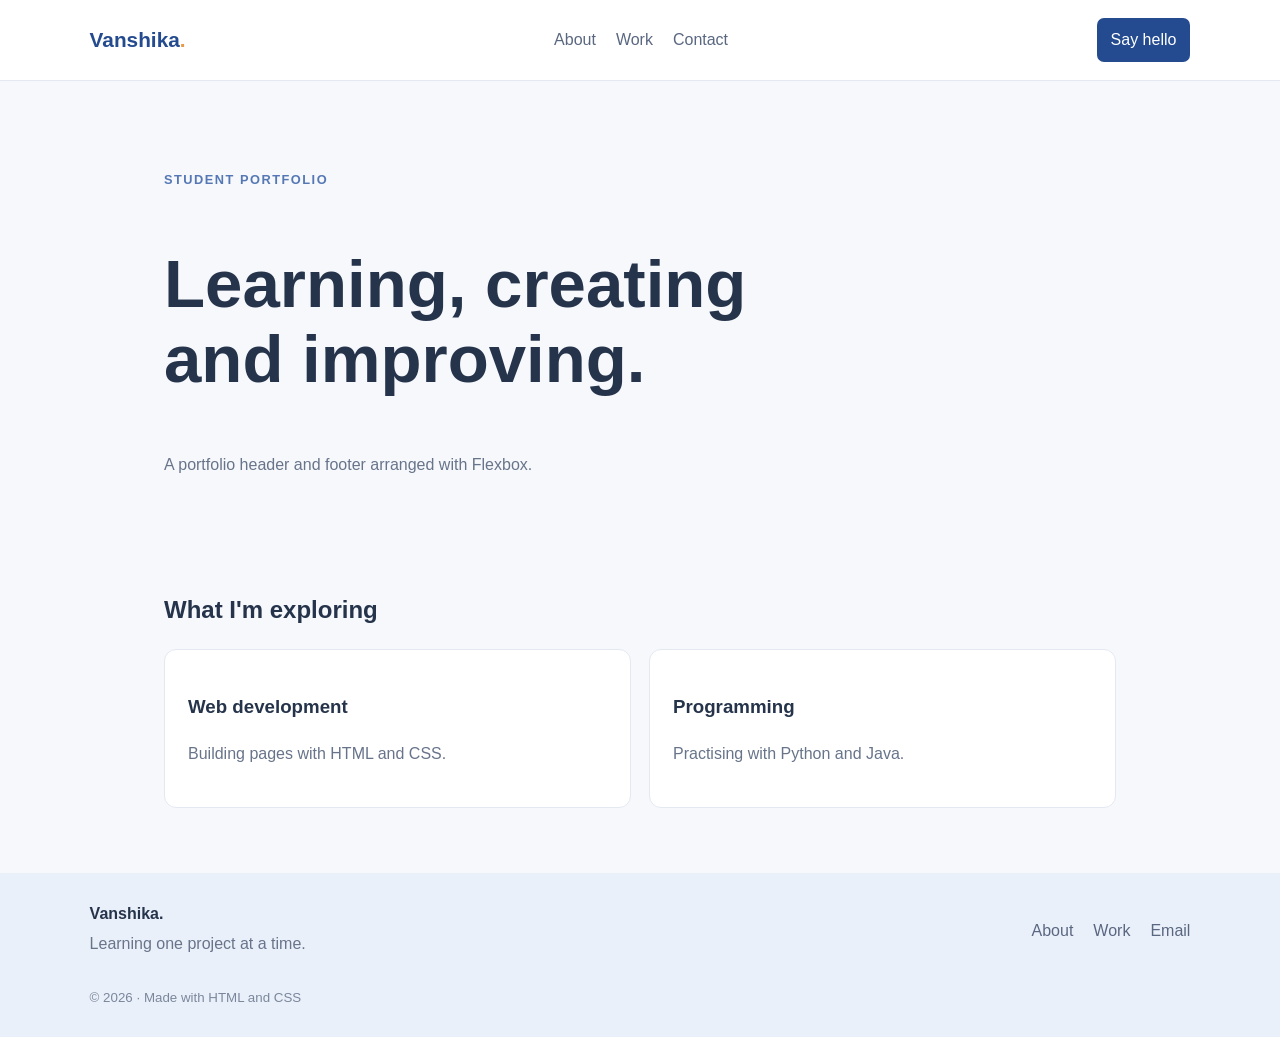
<file: P10/index.html>
<!DOCTYPE html>
<html>
<head>
  <title>Portfolio Layout</title>
  <link rel="stylesheet" href="style.css">
</head>
<body>
<header class="header"><a class="logo" href="#">Vanshika<span>.</span></a><nav><a href="#about">About</a><a href="#work">Work</a><a href="#contact">Contact</a></nav><a class="contact-button" href="mailto:hello@example.com">Say hello</a></header>
<main>
  <section class="hero" id="about"><p class="eyebrow">STUDENT PORTFOLIO</p><h1>Learning, creating<br>and improving.</h1><p>A portfolio header and footer arranged with Flexbox.</p></section>
  <section class="work" id="work"><h2>What I'm exploring</h2><div class="work-row"><article><h3>Web development</h3><p>Building pages with HTML and CSS.</p></article><article><h3>Programming</h3><p>Practising with Python and Java.</p></article></div></section>
</main>
<footer class="footer" id="contact"><div><strong>Vanshika.</strong><p>Learning one project at a time.</p></div><div class="footer-links"><a href="#about">About</a><a href="#work">Work</a><a href="mailto:hello@example.com">Email</a></div><small>© 2026 · Made with HTML and CSS</small></footer>
</body>
</html>
</file>
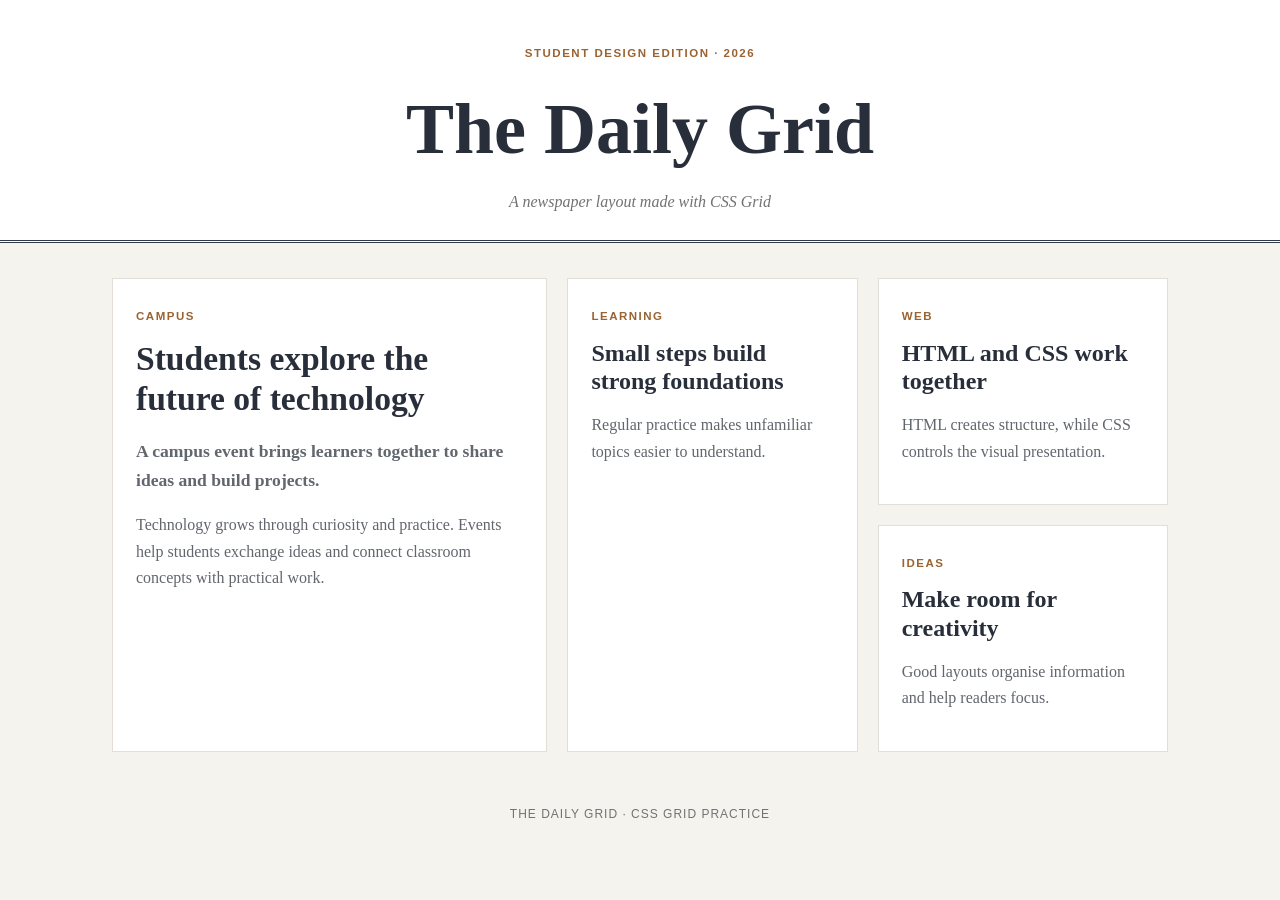
<file: P11/index.html>
<!DOCTYPE html>
<html>
<head>
  <title>The Daily Grid</title>
  <link rel="stylesheet" href="style.css">
</head>
<body>
<header class="masthead"><p class="date">STUDENT DESIGN EDITION · 2026</p><h1>The Daily Grid</h1><p class="subtitle">A newspaper layout made with CSS Grid</p></header>
<main class="newspaper">
  <article class="lead"><span>CAMPUS</span><h2>Students explore the future of technology</h2><p class="summary">A campus event brings learners together to share ideas and build projects.</p><p>Technology grows through curiosity and practice. Events help students exchange ideas and connect classroom concepts with practical work.</p></article>
  <aside class="side"><span>LEARNING</span><h2>Small steps build strong foundations</h2><p>Regular practice makes unfamiliar topics easier to understand.</p></aside>
  <section class="middle"><span>WEB</span><h2>HTML and CSS work together</h2><p>HTML creates structure, while CSS controls the visual presentation.</p></section>
  <section class="bottom"><span>IDEAS</span><h2>Make room for creativity</h2><p>Good layouts organise information and help readers focus.</p></section>
</main>
<footer>THE DAILY GRID · CSS GRID PRACTICE</footer>
</body>
</html>
</file>
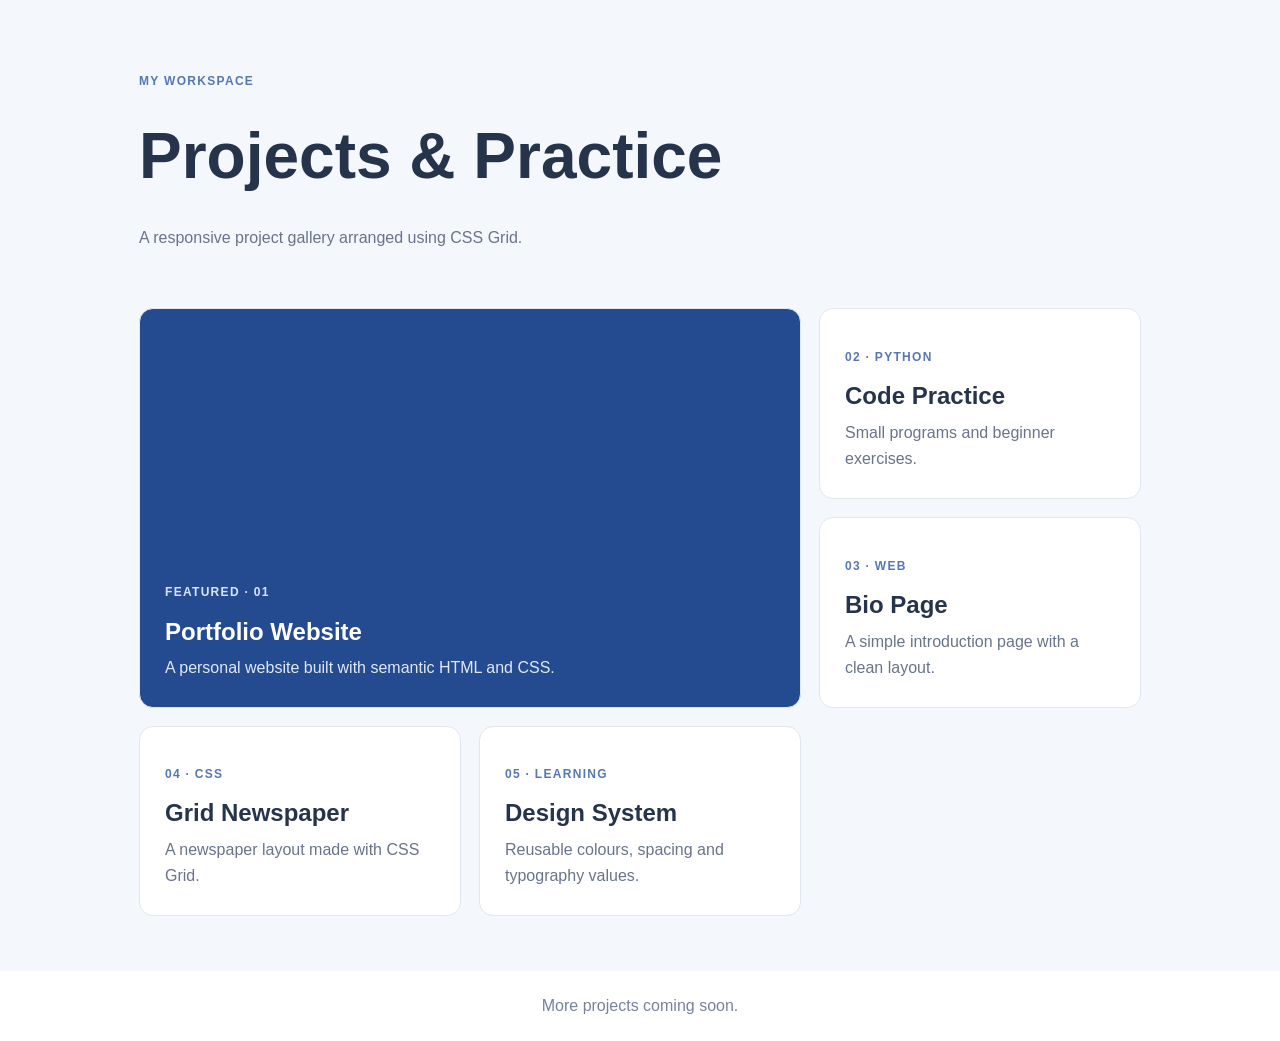
<file: P12/index.html>
<!DOCTYPE html>
<html">
<head>
  <title>Projects &amp; Practice</title>
  <link rel="stylesheet" href="style.css">
</head>
<body>
<header class="page-heading"><p class="eyebrow">MY WORKSPACE</p><h1>Projects &amp; Practice</h1><p>A responsive project gallery arranged using CSS Grid.</p></header>
<main class="project-grid">
  <article class="project featured"><span>FEATURED · 01</span><h2>Portfolio Website</h2><p>A personal website built with semantic HTML and CSS.</p></article>
  <article class="project"><span>02 · PYTHON</span><h2>Code Practice</h2><p>Small programs and beginner exercises.</p></article>
  <article class="project"><span>03 · WEB</span><h2>Bio Page</h2><p>A simple introduction page with a clean layout.</p></article>
  <article class="project"><span>04 · CSS</span><h2>Grid Newspaper</h2><p>A newspaper layout made with CSS Grid.</p></article>
  <article class="project"><span>05 · LEARNING</span><h2>Design System</h2><p>Reusable colours, spacing and typography values.</p></article>
</main>
<footer>More projects coming soon.</footer>
</body>
</html>
</file>
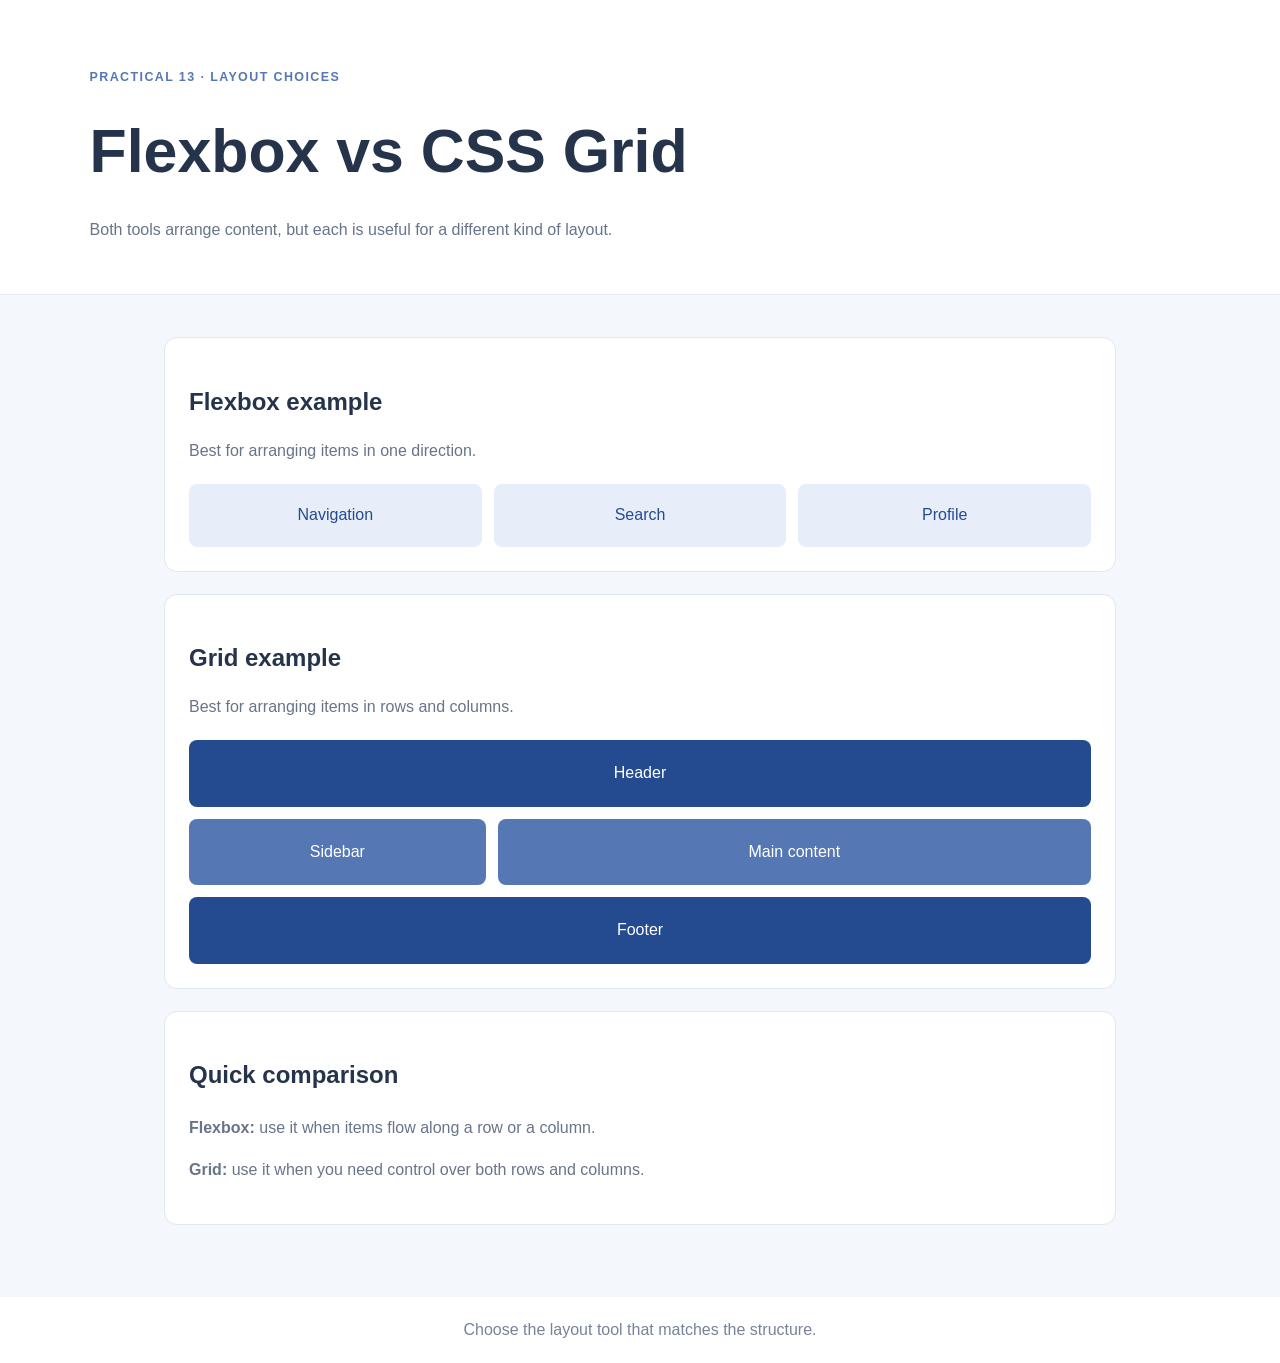
<file: P13/index.html>
<!DOCTYPE html>
<html lang="en">
<head>
  <meta charset="UTF-8">
  <meta name="viewport" content="width=device-width, initial-scale=1.0">
  <title>Flexbox vs CSS Grid</title>
  <link rel="stylesheet" href="style.css">
</head>
<body>
<header class="page-heading"><p class="eyebrow">PRACTICAL 13 · LAYOUT CHOICES</p><h1>Flexbox vs CSS Grid</h1><p>Both tools arrange content, but each is useful for a different kind of layout.</p></header>
<main>
  <section class="demo"><h2>Flexbox example</h2><p>Best for arranging items in one direction.</p><div class="flex-demo"><div>Navigation</div><div>Search</div><div>Profile</div></div></section>
  <section class="demo"><h2>Grid example</h2><p>Best for arranging items in rows and columns.</p><div class="grid-demo"><div>Header</div><div>Sidebar</div><div>Main content</div><div>Footer</div></div></section>
  <section class="comparison"><h2>Quick comparison</h2><p><strong>Flexbox:</strong> use it when items flow along a row or a column.</p><p><strong>Grid:</strong> use it when you need control over both rows and columns.</p></section>
</main>
<footer>Choose the layout tool that matches the structure.</footer>
</body>
</html>
</file>
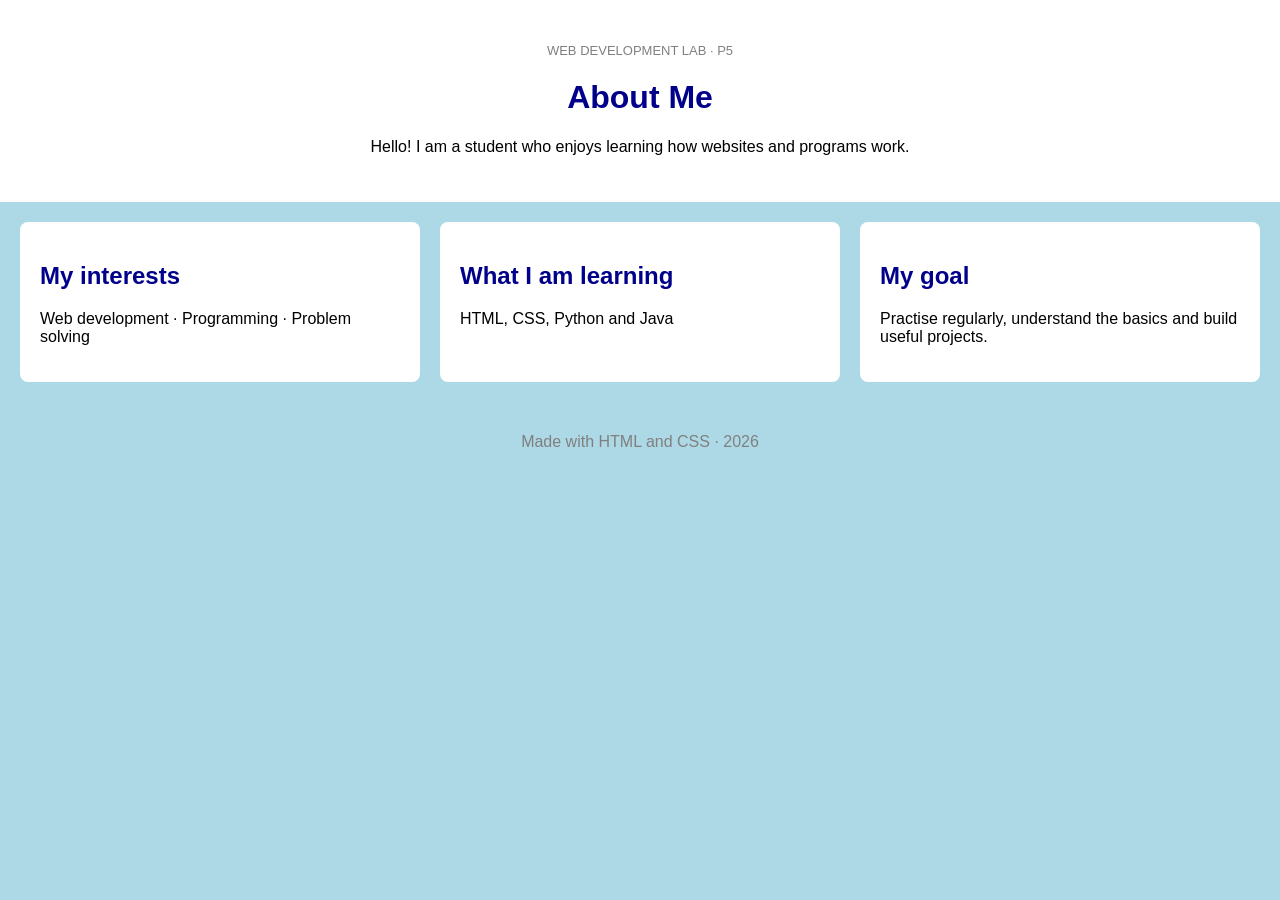
<file: P5/index.html>
<!DOCTYPE html>
<html>
<head>
  <title>About Me</title>
  <link rel="stylesheet" href="style.css">
</head>
<body>
  <header>
    <p class="eyebrow">WEB DEVELOPMENT LAB · P5</p>
    <h1>About Me</h1>
    <p>Hello! I am a student who enjoys learning how websites and programs work.</p>
  </header>
  <main>
    <section class="cards">
      <article class="card">
        <h2>My interests</h2>
        <p>Web development · Programming · Problem solving</p>
      </article>
      <article class="card">
        <h2>What I am learning</h2>
        <p>HTML, CSS, Python and Java</p>
      </article>
      <article class="card">
        <h2>My goal</h2>
        <p>Practise regularly, understand the basics and build useful projects.</p>
      </article>
    </section>
  </main>
  <footer><p>Made with HTML and CSS · 2026</p></footer>
</body>
</html>
</file>
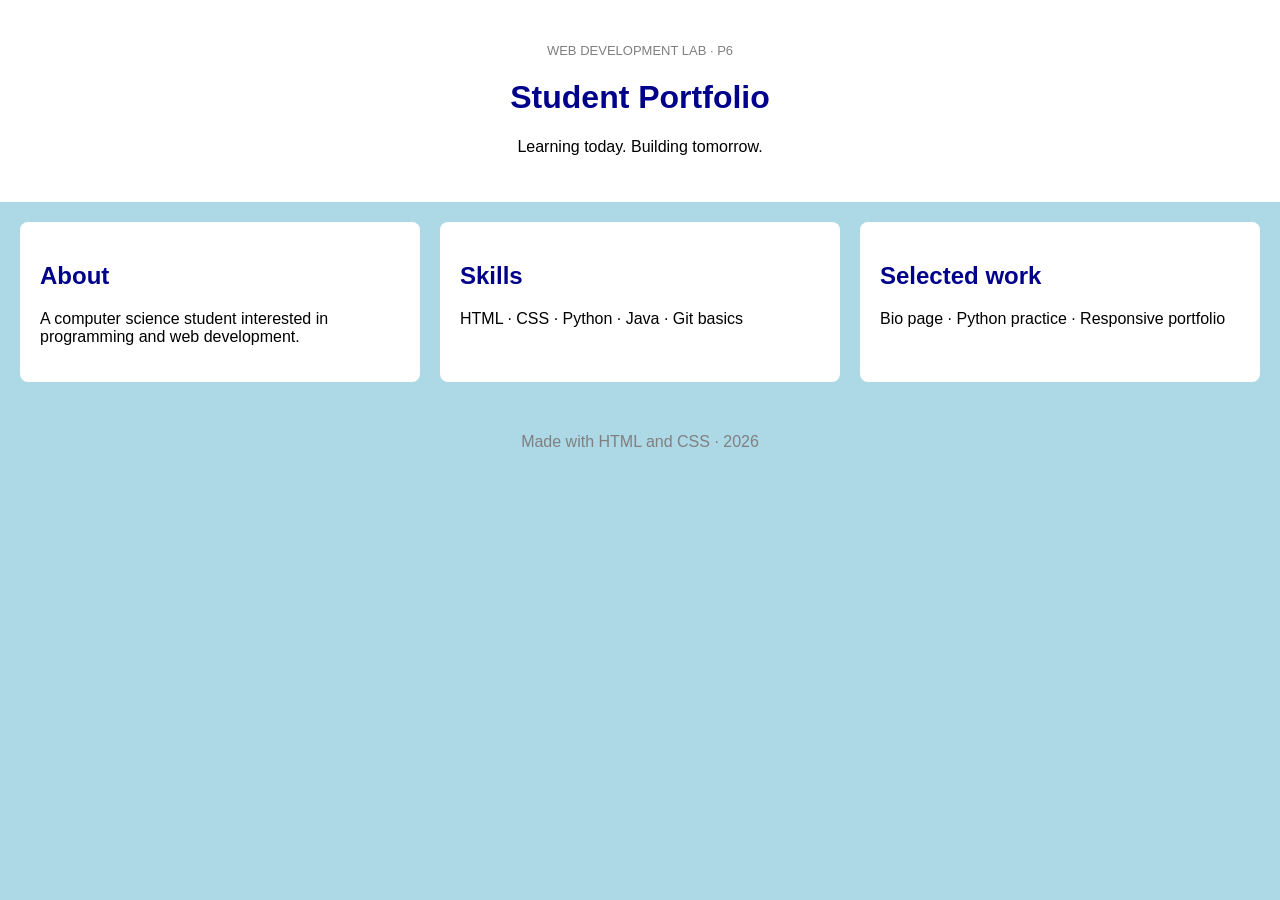
<file: P6/index.html>
<!DOCTYPE html>
<html>
<head>
  <title>Student Portfolio</title>
  <link rel="stylesheet" href="style.css">
</head>
<body>
  <header>
    <p class="eyebrow">WEB DEVELOPMENT LAB · P6</p>
    <h1>Student Portfolio</h1>
    <p>Learning today. Building tomorrow.</p>
  </header>
  <main>
    <section class="cards">
      <article class="card">
        <h2>About</h2>
        <p>A computer science student interested in programming and web development.</p>
      </article>
      <article class="card">
        <h2>Skills</h2>
        <p>HTML · CSS · Python · Java · Git basics</p>
      </article>
      <article class="card">
        <h2>Selected work</h2>
        <p>Bio page · Python practice · Responsive portfolio</p>
      </article>
    </section>
  </main>
  <footer><p>Made with HTML and CSS · 2026</p></footer>
</body>
</html>
</file>
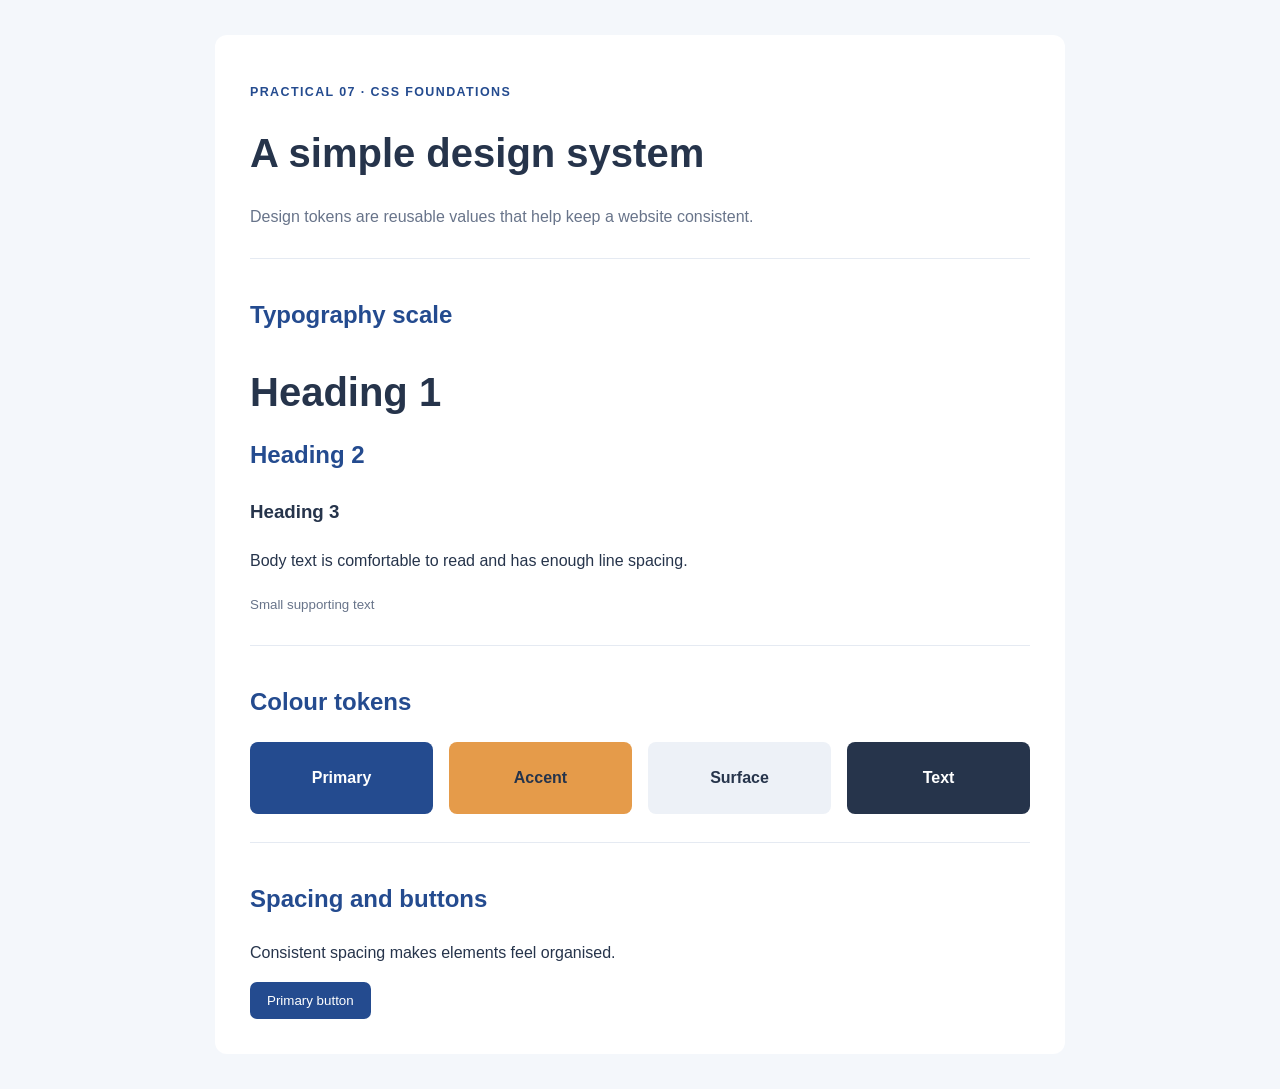
<file: P7/index.html>
<!DOCTYPE html>
<html>
<head>
  <title>A Simple Design System</title>
  <link rel="stylesheet" href="style.css">
</head>
<body>
<main class="showcase">
  <p class="eyebrow">PRACTICAL 07 · CSS FOUNDATIONS</p>
  <h1>A simple design system</h1>
  <p class="lead">Design tokens are reusable values that help keep a website consistent.</p>
  <section><h2>Typography scale</h2><h1 class="sample-title">Heading 1</h1><h2>Heading 2</h2><h3>Heading 3</h3><p>Body text is comfortable to read and has enough line spacing.</p><small>Small supporting text</small></section>
  <section><h2>Colour tokens</h2><div class="swatches"><div class="primary">Primary</div><div class="accent">Accent</div><div class="surface">Surface</div><div class="ink">Text</div></div></section>
  <section><h2>Spacing and buttons</h2><p>Consistent spacing makes elements feel organised.</p><button>Primary button</button></section>
</main>
</body>
</html>
</file>
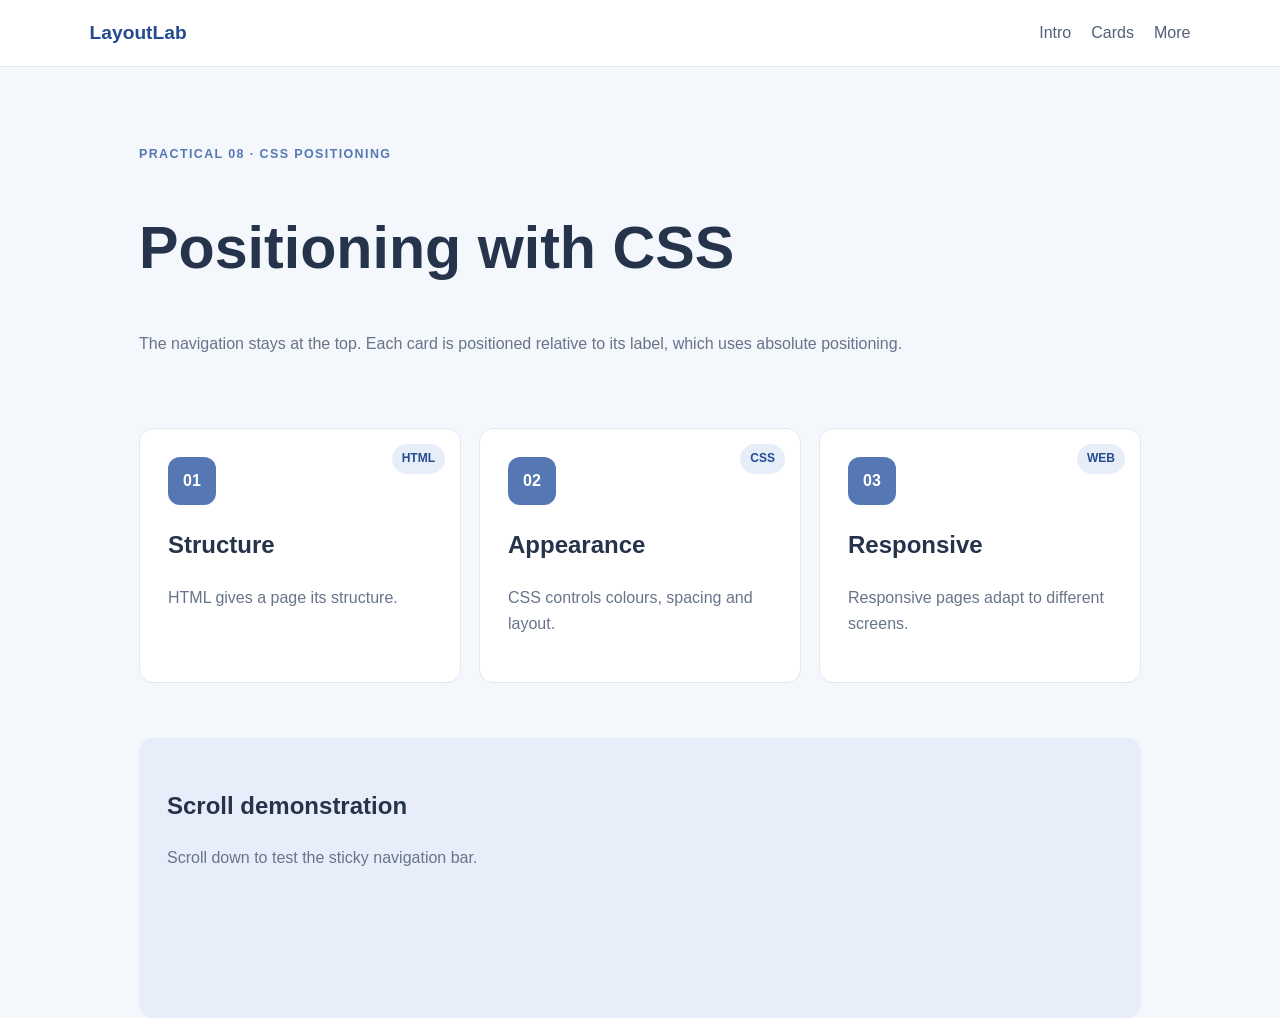
<file: P8/index.html>
<!DOCTYPE html>
<html>
<head>
  <title>CSS Positioning</title>
  <link rel="stylesheet" href="style.css">
</head>
<body>
<header class="navbar"><a class="brand" href="#">LayoutLab</a><nav><a href="#intro">Intro</a><a href="#cards">Cards</a><a href="#more">More</a></nav></header>
<main>
  <section class="intro" id="intro"><p class="eyebrow">PRACTICAL 08 · CSS POSITIONING</p><h1>Positioning with CSS</h1><p>The navigation stays at the top. Each card is positioned relative to its label, which uses absolute positioning.</p></section>
  <section class="cards" id="cards">
    <article class="card"><span class="label">HTML</span><div class="number">01</div><h2>Structure</h2><p>HTML gives a page its structure.</p></article>
    <article class="card"><span class="label">CSS</span><div class="number">02</div><h2>Appearance</h2><p>CSS controls colours, spacing and layout.</p></article>
    <article class="card"><span class="label">WEB</span><div class="number">03</div><h2>Responsive</h2><p>Responsive pages adapt to different screens.</p></article>
  </section>
  <section class="more" id="more"><h2>Scroll demonstration</h2><p>Scroll down to test the sticky navigation bar.</p></section>
</main>
</body>
</html>
</file>
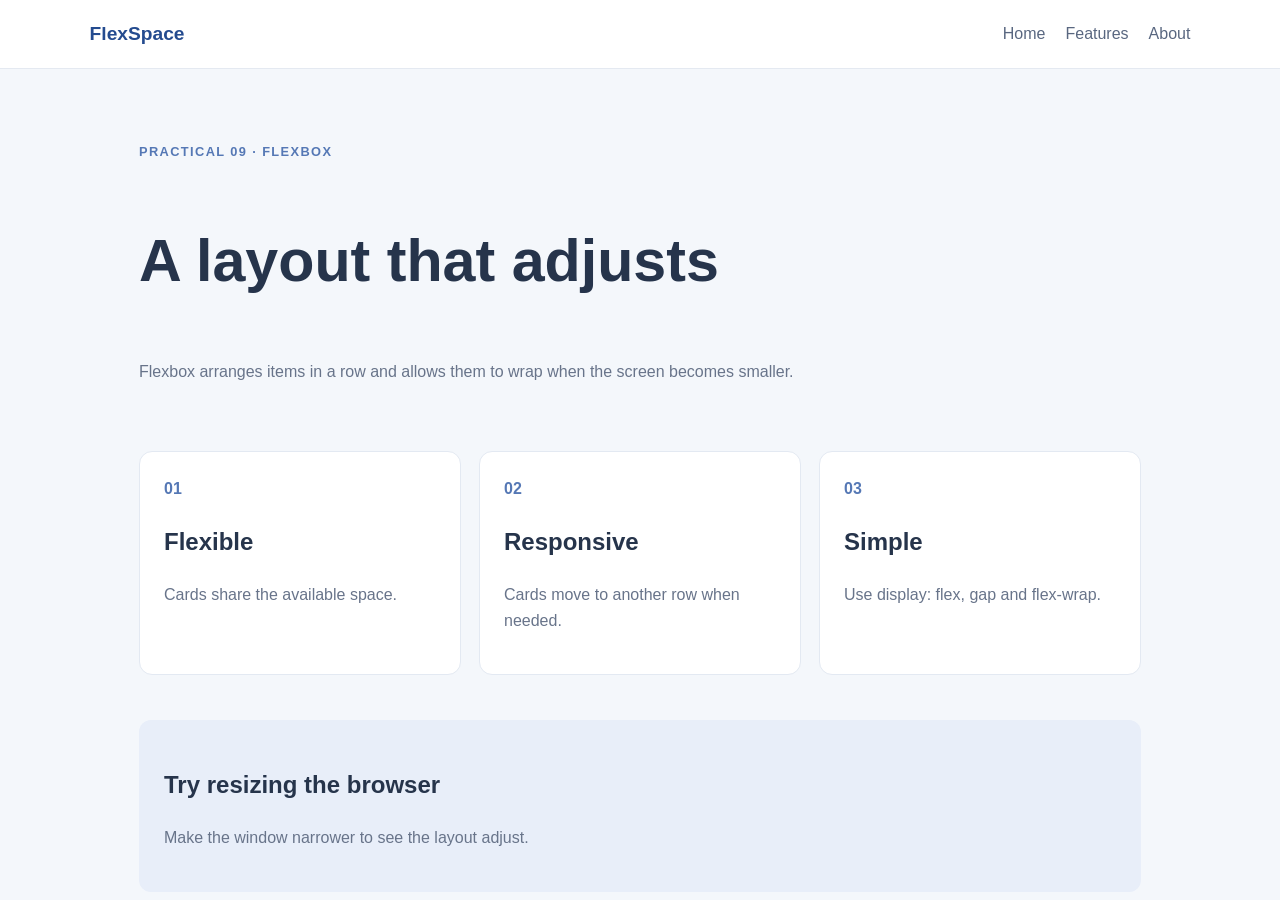
<file: P9/index.html>
<!DOCTYPE html>
<html>
<head>
  <title>Responsive Flexbox</title>
  <link rel="stylesheet" href="style.css">
</head>
<body>
<header class="header"><a class="logo" href="#">FlexSpace</a><nav><a href="#">Home</a><a href="#features">Features</a><a href="#about">About</a></nav></header>
<main>
  <section class="hero"><p class="eyebrow">PRACTICAL 09 · FLEXBOX</p><h1>A layout that adjusts</h1><p>Flexbox arranges items in a row and allows them to wrap when the screen becomes smaller.</p></section>
  <section id="features" class="feature-list">
    <article class="feature"><span>01</span><h2>Flexible</h2><p>Cards share the available space.</p></article>
    <article class="feature"><span>02</span><h2>Responsive</h2><p>Cards move to another row when needed.</p></article>
    <article class="feature"><span>03</span><h2>Simple</h2><p>Use display: flex, gap and flex-wrap.</p></article>
  </section>
  <section class="note" id="about"><h2>Try resizing the browser</h2><p>Make the window narrower to see the layout adjust.</p></section>
</main>
</body>
</html>
</file>
<file: P10/style.css>
* { box-sizing: border-box; }
body { margin: 0; font-family: Arial, sans-serif; color: #26344b; background: #f6f8fc; line-height: 1.65; }
.header { display: flex; justify-content: space-between; align-items: center; gap: 24px; padding: 18px 7%; background: white; border-bottom: 1px solid #e4e9f1; }
.logo { color: #244b8f; font-weight: bold; font-size: 1.3rem; text-decoration: none; }
.logo span { color: #e59b4a; }
.header nav, .footer-links { display: flex; flex-wrap: wrap; gap: 20px; }
.header nav a, .footer a { color: #596780; text-decoration: none; }
.contact-button { padding: 9px 14px; color: white; background: #244b8f; border-radius: 7px; text-decoration: none; }
main { max-width: 1000px; margin: auto; padding: 0 24px; }
.hero { padding: 75px 0 55px; }
.eyebrow { color: #5578b5; font-weight: bold; font-size: .8rem; letter-spacing: 1.5px; }
h1 { font-size: clamp(2.5rem, 6vw, 4.2rem); line-height: 1.12; }
.hero p:last-child, .work-row p, .footer p { color: #68748a; }
.work { padding: 20px 0 65px; }
.work-row { display: flex; flex-wrap: wrap; gap: 18px; }
.work-row article { flex: 1 1 260px; padding: 23px; background: white; border: 1px solid #e4e9f1; border-radius: 12px; }
.footer { display: flex; justify-content: space-between; align-items: center; flex-wrap: wrap; gap: 25px; padding: 28px 7%; background: #eaf0fa; }
.footer p { margin: 4px 0; }
.footer small { width: 100%; color: #7a879b; }
@media (max-width: 650px) { .header { align-items: flex-start; flex-direction: column; } .footer { align-items: flex-start; flex-direction: column; } }
</file>
<file: P11/style.css>
* { box-sizing: border-box; }
body { margin: 0; font-family: Georgia, serif; color: #282f3a; background: #f5f3ee; line-height: 1.65; }
.masthead { padding: 35px 20px 25px; text-align: center; background: white; border-bottom: 3px double #303a4a; }
.date, .newspaper span { color: #9a6331; font: bold .72rem Arial, sans-serif; letter-spacing: 1.5px; }
.masthead h1 { margin: 8px 0 0; font-size: clamp(2.7rem, 7vw, 4.5rem); }
.subtitle { margin: 0; color: #727272; font-style: italic; }
.newspaper { display: grid; grid-template-columns: 1.5fr 1fr 1fr; grid-template-areas: "lead side middle" "lead side bottom"; gap: 20px; max-width: 1100px; margin: 35px auto; padding: 0 22px; }
.newspaper article, .newspaper aside, .newspaper section { padding: 23px; background: white; border: 1px solid #e3dfd7; }
.lead { grid-area: lead; } .side { grid-area: side; } .middle { grid-area: middle; } .bottom { grid-area: bottom; }
.newspaper h2 { margin: 10px 0; line-height: 1.2; }
.lead h2 { font-size: 2.1rem; }
.summary { font-size: 1.1rem; font-weight: bold; }
.newspaper p { color: #62666d; }
footer { padding: 20px; text-align: center; color: #727272; font: .75rem Arial, sans-serif; letter-spacing: 1px; }
@media (max-width: 800px) { .newspaper { grid-template-columns: 1fr 1fr; grid-template-areas: "lead lead" "side middle" "bottom bottom"; } }
@media (max-width: 560px) { .newspaper { grid-template-columns: 1fr; grid-template-areas: "lead" "side" "middle" "bottom"; } .lead h2 { font-size: 1.8rem; } }
</file>
<file: P12/style.css>
* { box-sizing: border-box; }
body { margin: 0; font-family: Arial, sans-serif; color: #26344b; background: #f4f7fb; line-height: 1.65; }
.page-heading { max-width: 1050px; margin: auto; padding: 60px 24px 25px; }
.eyebrow, .project span { color: #5578b5; font-size: .75rem; font-weight: bold; letter-spacing: 1.3px; }
h1 { margin: 8px 0; font-size: clamp(2.4rem, 6vw, 4rem); }
.page-heading p:last-child { color: #68748a; }
.project-grid { display: grid; grid-template-columns: repeat(3, 1fr); grid-auto-rows: minmax(190px, auto); gap: 18px; max-width: 1050px; margin: auto; padding: 15px 24px 55px; }
.project { display: flex; flex-direction: column; justify-content: flex-end; padding: 25px; background: white; border: 1px solid #e1e7f0; border-radius: 14px; }
.project h2 { margin: 9px 0 4px; }
.project p { margin: 0; color: #68748a; }
.project.featured { grid-column: span 2; grid-row: span 2; min-height: 400px; color: white; background: #244b8f; }
.project.featured span { color: #d9e5ff; }
.project.featured p { color: #e0e8f7; max-width: 420px; }
footer { padding: 22px; text-align: center; color: #77839a; background: white; }
@media (max-width: 700px) { .project-grid { grid-template-columns: repeat(2, 1fr); } .project.featured { grid-column: span 2; grid-row: span 1; min-height: 260px; } }
@media (max-width: 480px) { .project-grid { grid-template-columns: 1fr; } .project.featured { grid-column: span 1; } }
</file>
<file: P13/style.css>
* { box-sizing: border-box; }
body { margin: 0; font-family: Arial, sans-serif; color: #26344b; background: #f4f7fb; line-height: 1.65; }
.page-heading { padding: 55px 7% 35px; background: white; border-bottom: 1px solid #e4e9f1; }
.eyebrow { color: #5578b5; font-size: .78rem; font-weight: bold; letter-spacing: 1.4px; }
h1 { margin: 8px 0; font-size: clamp(2.3rem, 6vw, 3.8rem); }
.page-heading p:last-child, .demo p, .comparison p { color: #68748a; }
main { max-width: 1000px; margin: auto; padding: 20px 24px 50px; }
.demo, .comparison { margin: 22px 0; padding: 24px; background: white; border: 1px solid #e2e8f0; border-radius: 13px; }
.demo h2 { margin-bottom: 0; }
.flex-demo { display: flex; flex-wrap: wrap; gap: 12px; margin-top: 20px; }
.flex-demo div { flex: 1 1 150px; padding: 18px; text-align: center; color: #244b8f; background: #e8eef9; border-radius: 8px; }
.grid-demo { display: grid; grid-template-columns: 1fr 2fr; gap: 12px; margin-top: 20px; }
.grid-demo div { padding: 20px; text-align: center; color: white; background: #5578b5; border-radius: 8px; }
.grid-demo div:first-child, .grid-demo div:last-child { grid-column: span 2; background: #244b8f; }
footer { padding: 20px; text-align: center; color: #77839a; background: white; }
@media (max-width: 560px) { .grid-demo { grid-template-columns: 1fr; } .grid-demo div:first-child, .grid-demo div:last-child { grid-column: span 1; } }
</file>
<file: P5/style.css>
body {
    font-family: Arial;
    background-color: lightblue;
    margin: 0;
    color: black;
}

header {
    text-align: center;
    background-color: white;
    padding: 30px;
}

h1 {
    color: darkblue;
}

.eyebrow {
    color: gray;
    font-size: 13px;
}

main {
    padding: 20px;
}

.cards {
    display: flex;
    gap: 20px;
}

.card {
    background-color: white;
    padding: 20px;
    border-radius: 8px;
    flex: 1;
}

.card h2 {
    color: darkblue;
}

footer {
    text-align: center;
    padding: 15px;
    color: gray;
}
</file>
<file: P6/style.css>
body {
    font-family: Arial;
    background-color: lightblue;
    margin: 0;
    color: black;
}

header {
    text-align: center;
    background-color: white;
    padding: 30px;
}

h1 {
    color: darkblue;
}

.eyebrow {
    color: gray;
    font-size: 13px;
}

main {
    padding: 20px;
}

.cards {
    display: flex;
    gap: 20px;
}

.card {
    background-color: white;
    padding: 20px;
    border-radius: 8px;
    flex: 1;
}

.card h2 {
    color: darkblue;
}

footer {
    text-align: center;
    padding: 15px;
    color: gray;
}
</file>
<file: P7/style.css>
:root {
  --primary: #244b8f;
  --accent: #e59b4a;
  --text: #26344b;
  --muted: #68748a;
  --surface: #ffffff;
  --background: #f4f7fb;
  --space-sm: 8px;
  --space-md: 16px;
  --space-lg: 28px;
  --radius: 12px;
}
* { box-sizing: border-box; }
body { margin: 0; padding: 35px 20px; font-family: Arial, sans-serif; color: var(--text); background: var(--background); line-height: 1.7; }
.showcase { max-width: 850px; margin: auto; padding: 35px; background: var(--surface); border-radius: var(--radius); }
.eyebrow { color: var(--primary); font-size: .78rem; font-weight: bold; letter-spacing: 1.4px; }
h1 { font-size: 2.5rem; line-height: 1.15; }
.lead, small { color: var(--muted); }
section { margin-top: var(--space-lg); padding-top: var(--space-md); border-top: 1px solid #e5eaf2; }
section h2 { color: var(--primary); }
.sample-title { margin-bottom: 0; }
.swatches { display: grid; grid-template-columns: repeat(4, 1fr); gap: var(--space-md); }
.swatches div { padding: 22px 10px; text-align: center; border-radius: 8px; font-weight: bold; }
.primary, button { color: white; background: var(--primary); }
.accent { background: var(--accent); }
.surface { background: #edf1f7; }
.ink { color: white; background: var(--text); }
button { padding: 11px 17px; border: 0; border-radius: 7px; }
@media (max-width: 600px) { .showcase { padding: 22px; } .swatches { grid-template-columns: repeat(2, 1fr); } }
</file>
<file: P8/style.css>
* { box-sizing: border-box; }
html { scroll-behavior: smooth; }
body { margin: 0; font-family: Arial, sans-serif; color: #26344b; background: #f4f7fb; line-height: 1.65; }
.navbar { position: sticky; top: 0; z-index: 10; display: flex; justify-content: space-between; align-items: center; padding: 17px 7%; background: white; border-bottom: 1px solid #e2e8f0; }
.brand { color: #244b8f; font-weight: bold; font-size: 1.2rem; text-decoration: none; }
nav { display: flex; gap: 20px; }
nav a { color: #536078; text-decoration: none; }
nav a:hover { color: #244b8f; }
main { max-width: 1050px; margin: auto; padding: 0 24px; }
.intro { padding: 65px 0 35px; }
.eyebrow { color: #5578b5; font-size: .78rem; font-weight: bold; letter-spacing: 1.4px; }
h1 { font-size: clamp(2.3rem, 5vw, 3.7rem); line-height: 1.15; }
.intro p:last-child, .card p, .more p { color: #68748a; }
.cards { display: grid; grid-template-columns: repeat(3, 1fr); gap: 18px; padding: 20px 0 55px; }
.card { position: relative; min-height: 220px; padding: 28px; background: white; border: 1px solid #e2e8f0; border-radius: 14px; }
.label { position: absolute; top: 15px; right: 15px; padding: 5px 10px; color: #244b8f; background: #e8eef9; border-radius: 20px; font-size: .75rem; font-weight: bold; }
.number { display: grid; place-items: center; width: 48px; height: 48px; color: white; background: #5578b5; border-radius: 12px; font-weight: bold; }
.more { min-height: 280px; padding: 28px; background: #e8eef9; border-radius: 14px; }
@media (max-width: 680px) { .navbar { align-items: flex-start; flex-direction: column; gap: 12px; } .cards { grid-template-columns: 1fr; } }
</file>
<file: P9/style.css>
* { box-sizing: border-box; }
body { margin: 0; font-family: Arial, sans-serif; color: #26344b; background: #f4f7fb; line-height: 1.65; }
.header { display: flex; justify-content: space-between; align-items: center; padding: 18px 7%; background: white; border-bottom: 1px solid #e4e9f1; }
.logo { color: #244b8f; font-size: 1.2rem; font-weight: bold; text-decoration: none; }
nav { display: flex; flex-wrap: wrap; gap: 20px; }
nav a { color: #596780; text-decoration: none; }
main { max-width: 1050px; margin: auto; padding: 0 24px; }
.hero { padding: 60px 0 30px; }
.eyebrow { color: #5578b5; font-size: .8rem; font-weight: bold; letter-spacing: 1.4px; }
h1 { font-size: clamp(2.3rem, 5vw, 3.7rem); }
.hero p:last-child, .feature p, .note p { color: #68748a; }
.feature-list { display: flex; flex-wrap: wrap; gap: 18px; padding: 20px 0 45px; }
.feature { flex: 1 1 230px; padding: 24px; background: white; border: 1px solid #e3e9f2; border-radius: 13px; }
.feature span { color: #5578b5; font-weight: bold; }
.note { padding: 25px; background: #e8eef9; border-radius: 12px; }
@media (max-width: 560px) { .header { align-items: flex-start; flex-direction: column; gap: 12px; } }
</file>
